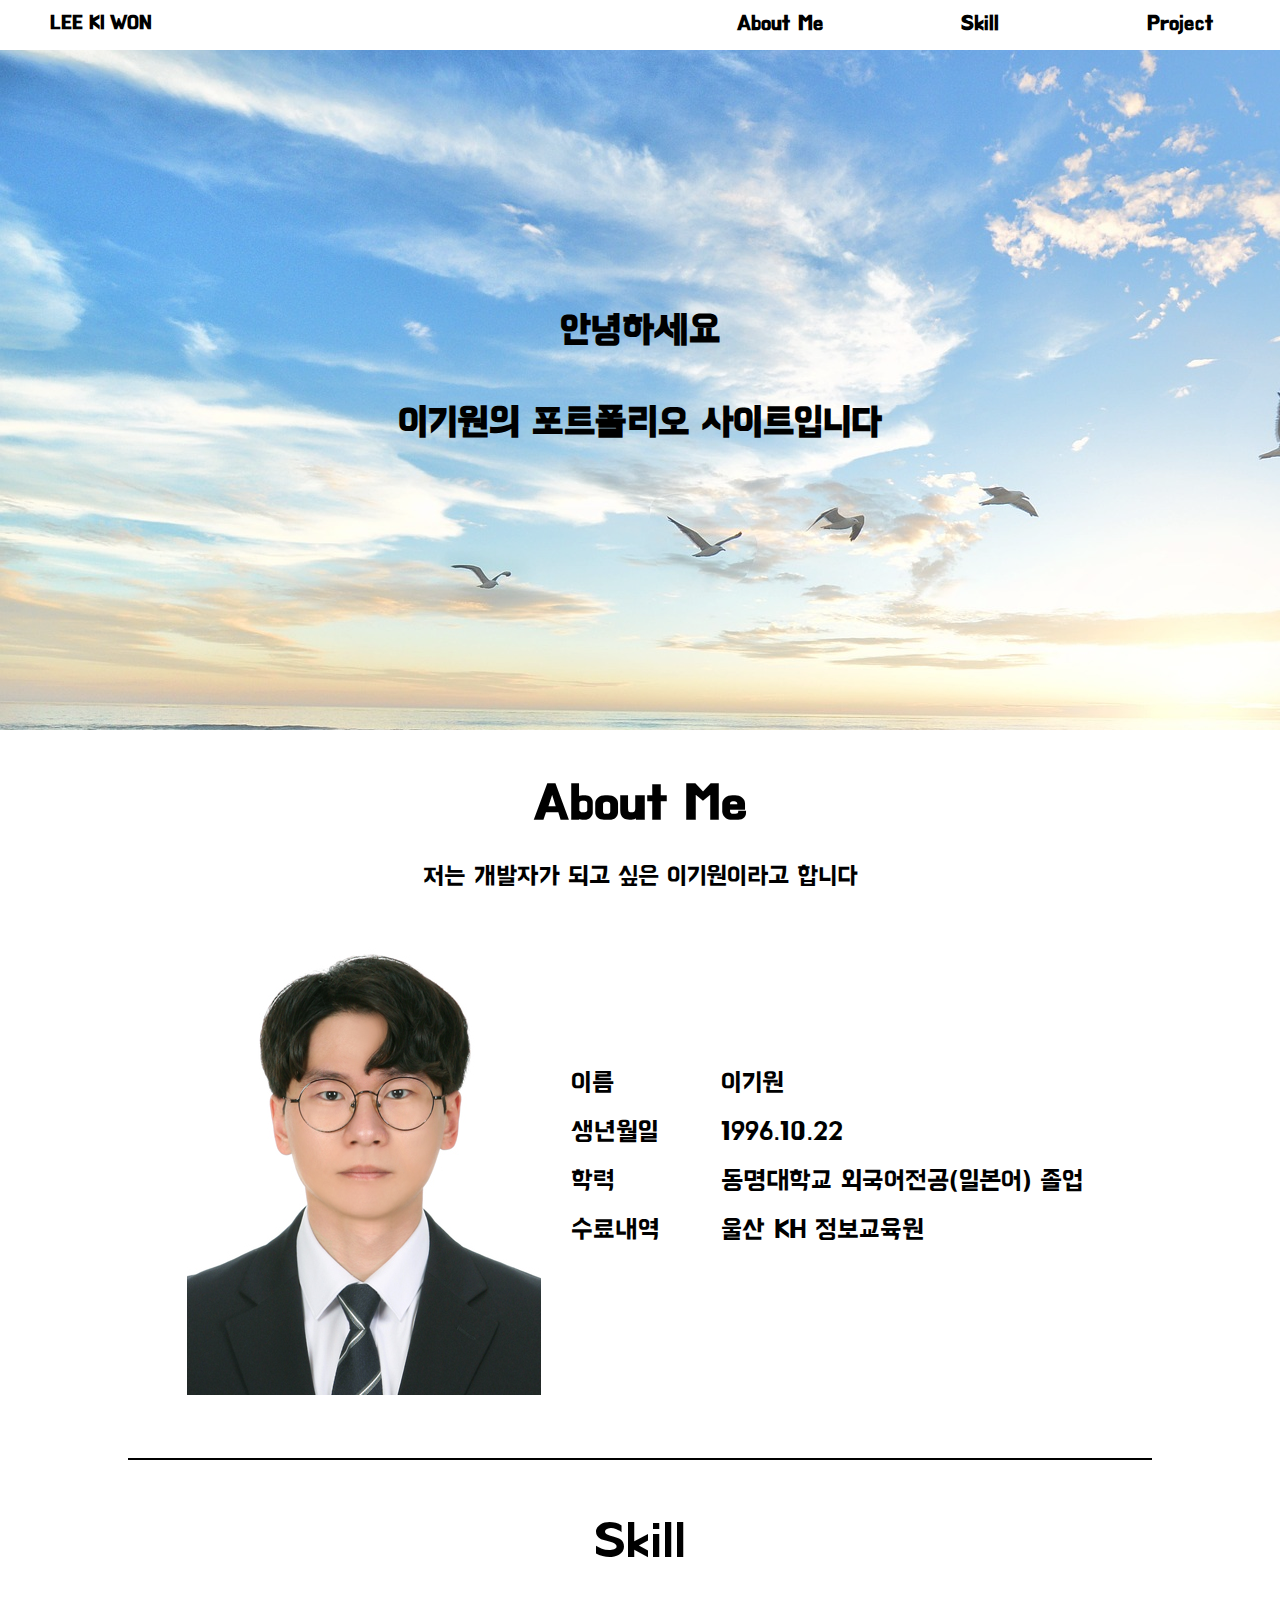
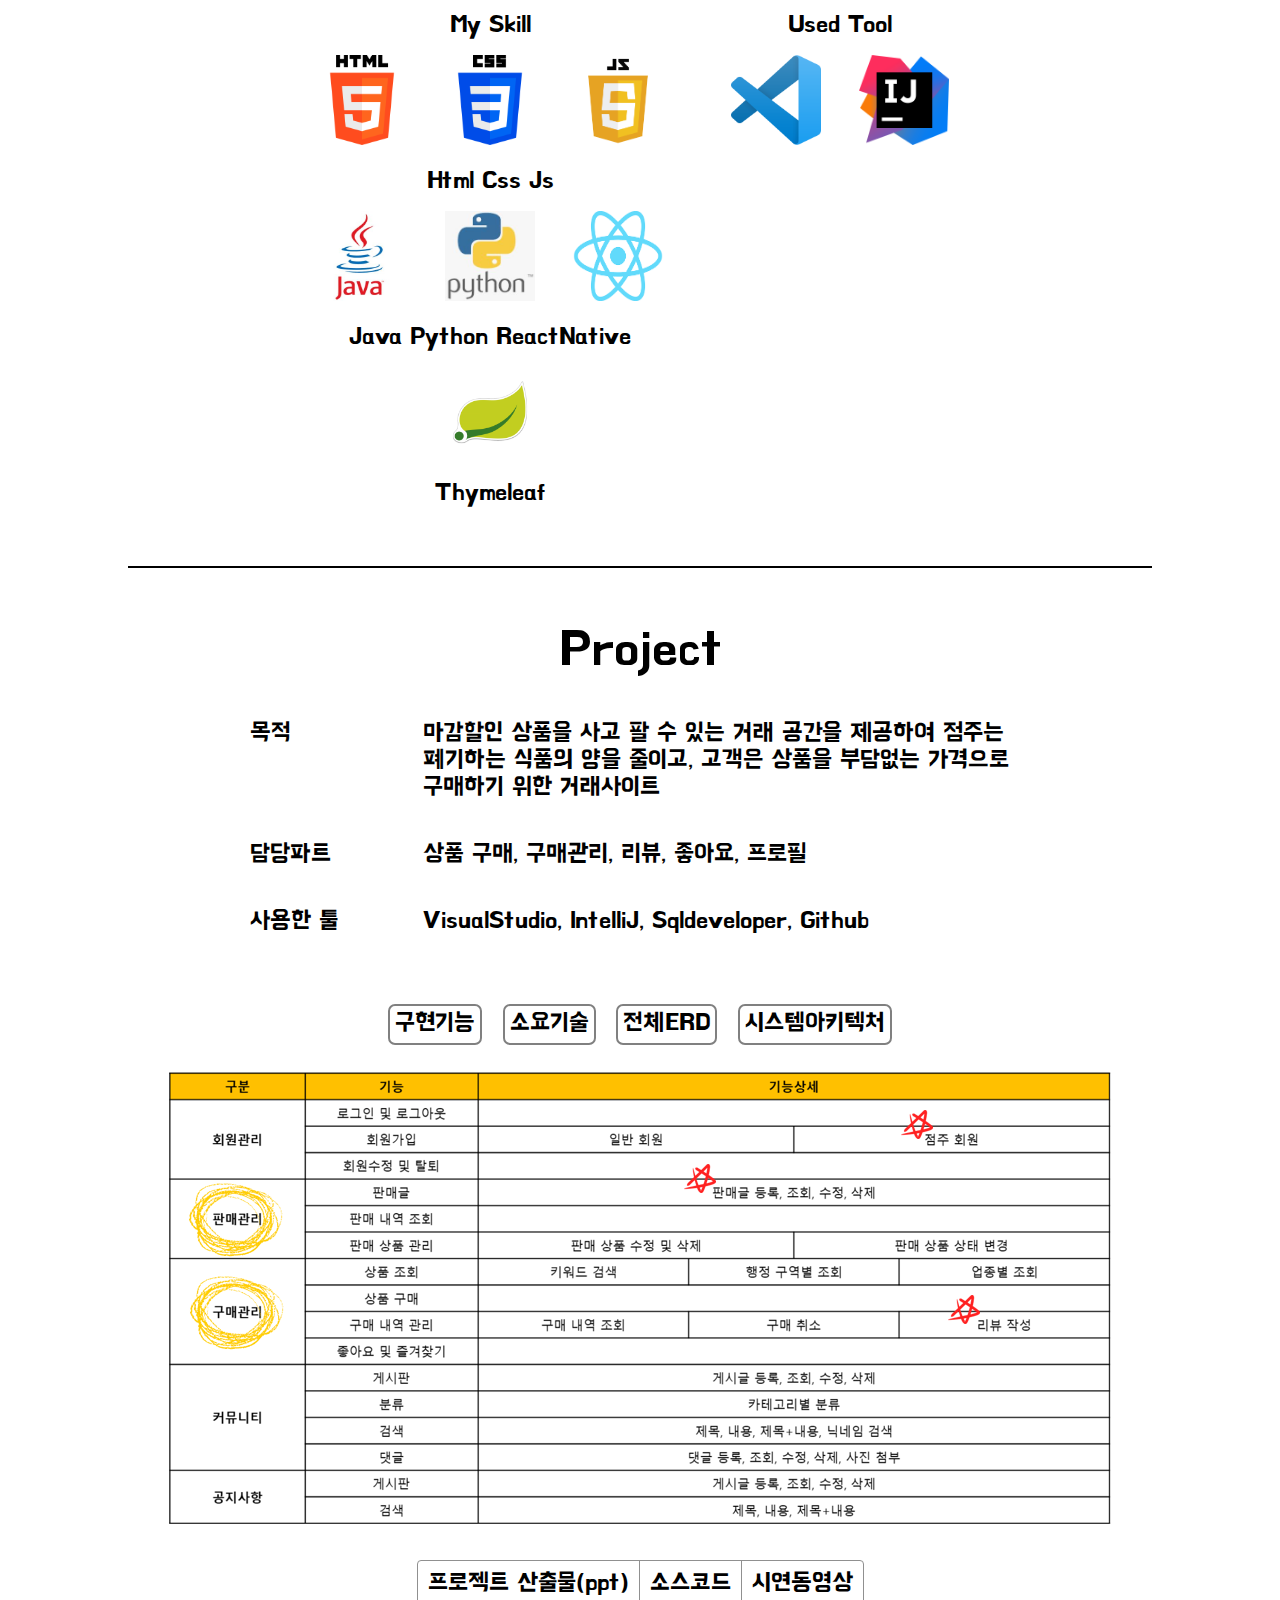
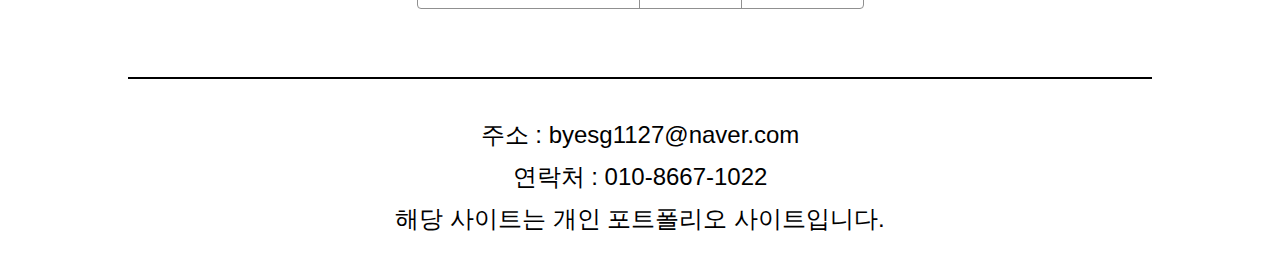
<file: index.html>
<!DOCTYPE html>
<html lang="ko">
<head>
    <meta charset="UTF-8">
    <meta http-equiv="X-UA-Compatible" content="IE=edge">
    <meta name="viewport" content="width=device-width, initial-scale=1.0">
    <link rel="stylesheet" href="/index.css">
    <title>이기원의 포트폴리오</title>
</head>
<body>
    <main>
        <header id="header">
            <span id="myname">LEE KI WON</span>
            <ul class="header_ul">
                <li id="header_aboutMe" class="header_li">About Me</li>
                <li id="header_skill" class="header_li">Skill</li>
                <li id="header_project" class="header_li">Project</li>
            </ul>
        </header>
        <div id="wrapper">
            <div id="main_content">
                <div id="h_comment">
                    <h2>안녕하세요</h2>
                    <h2>이기원의 포트폴리오 사이트입니다</h2>
                </div>
                <div id="about">
                    <div class="aboutTitle">
                        About Me
                    </div>
                    <span class="aboutSubTitle">저는 개발자가 되고 싶은 이기원이라고 합니다</span>
                    <div class="aboutMe">
                        <img class="myImage" src="./outputs/이기원.jpg" alt="">
                        <ul class="ulLeft">
                            <li>이름</li>
                            <li>생년월일</li>
                            <li>학력</li>
                            <li>수료내역</li>
                        </ul>
                        <ul class="ulRight">
                            <li>이기원</li>
                            <li>1996.10.22</li>
                            <li>동명대학교 외국어전공(일본어) 졸업</li>
                            <li>울산 KH 정보교육원
                            </ul>
                        </div>
                    </div>
                    <hr class="line">
                
                <div id="main_skill">
                    <div id="main_title">Skill</div>
                    <div class="skills">
                        <div class="my_skill">
                            <div>My Skill</div>
                            <div class="skill_content">
                                <img class="skillImg" src="./outputs/html.png" alt="">
                                <img class="skillImg" src="./outputs/css.png" alt="">
                                <img class="skillImg" src="./outputs/js.png" alt="">
                                <div>Html Css Js</div>
                                <img class="skillImg" src="./outputs/java.jpg" alt="">
                                <img class="skillImg" src="./outputs/python.jpg" alt="">
                                <img class="skillImg" src="./outputs/react3.png" alt="">
                                <div>Java Python ReactNative</div>
                                <img class="skillImg" src="./outputs/thymeleaf.png" alt="">
                                <div>Thymeleaf</div>
                            </div>
                        </div>
                        <div class="usedTool">
                            <div>Used Tool</div>
                            <img class="toolImg" src="./outputs/vsc.png" alt="">
                            <img class="toolImg" src="./outputs/intellij.png" alt="">
                        </div>
                    </div>
                </div>
                <hr class="line">
                <div id="main_project">
                    <div id="project_title">Project</div>
                    <div class="project_introduce">
                        <div class="introduce_title">목적</div>
                        <div class="introduce_content">마감할인 상품을 사고 팔 수 있는 거래 공간을 제공하여 점주는 폐기하는 식품의 양을 줄이고, 고객은 상품을 부담없는 가격으로 구매하기 위한 거래사이트</div>
                    </div>
                    <div class="project_introduce">
                        <div class="introduce_title">담당파트</div>
                        <div class="introduce_content">상품 구매, 구매관리, 리뷰, 좋아요, 프로필</div>
                    </div>
                    <div class="project_introduce">
                        <div class="introduce_title">사용한 툴</div>
                        <div class="introduce_content">VisualStudio, IntelliJ, Sqldeveloper, Github</div>
                    </div>
                    <div id="projectBtn">
                        <div id="func" class="btn">구현기능</div>
                        <div id="tech" class="btn">소요기술</div>
                        <div id="erd" class="btn">전체ERD</div>
                        <div id="arch" class="btn">시스템아키텍처</div>
                    </div>
                    <div id="projectImgContent">
                        <img id="func_img" src="./outputs/구현 기능.png" alt="프로젝트 사진">
                        <img id="tech_img" class="project_img" src="./outputs/소요기술.png" alt="프로젝트 사진">
                        <img id="erd_img"   class="project_img" src="./outputs/전체테이블.png" alt="프로젝트 사진">
                        <img id="arch_img"   class="project_img" src="./outputs/시스템 아키텍처.png" alt="프로젝트 사진">
                    </div>
                    <ul class="main_ul">
                        <li class="main_li"><a href="/outputs/GREAT.pptx">프로젝트 산출물(ppt)</a></li>
                        <li class="main_li"><a href="https://github.com/leekione/great.git">소스코드</a></li>
                        <li class="main_li"><a href="https://www.youtube.com/watch?v=PFDcnkVL-DI">시연동영상</a></li>
                    </ul>
                </div>
                <hr class="line">
        </div>
        <footer id="footer" class="footer">
            <div>주소 : byesg1127@naver.com</div>
            <div>연락처 : 010-8667-1022</div>
            <div>해당 사이트는 개인 포트폴리오 사이트입니다.</div> 
        </footer>
    </div>
    </main>
    <script>
        header_aboutMe.addEventListener('click',e=>{
            about.scrollIntoView({behavior:"smooth", block:"start", inline:"start"});
        })

        header_project.addEventListener('click',e=>{
            main_project.scrollIntoView({behavior:"smooth",  block:"start", inline:"start"});
        })

        header_skill.addEventListener('click',e=>{
            main_skill.scrollIntoView({behavior:"smooth",  block:"start", inline:"start"});
        })

        const $func_img = document.getElementById('func_img')
        const $tech_img = document.getElementById('tech_img')
        const $erd_img = document.getElementById('erd_img')
        const $arch_img = document.getElementById('arch_img')

        func.addEventListener('click',e=> {
            $func_img.classList.remove('project_img')
            $tech_img.classList.add('project_img')
            $erd_img.classList.add('project_img')
            $arch_img.classList.add('project_img')
        })

        tech.addEventListener('click',e=> {
            $func_img.classList.add('project_img')
            $tech_img.classList.remove('project_img')
            $erd_img.classList.add('project_img')
            $arch_img.classList.add('project_img')
        })

        erd.addEventListener('click',e=> {
            $func_img.classList.add('project_img')
            $tech_img.classList.add('project_img')
            $erd_img.classList.remove('project_img')
            $arch_img.classList.add('project_img')
        })

        arch.addEventListener('click',e=> {
            $func_img.classList.add('project_img')
            $tech_img.classList.add('project_img')
            $erd_img.classList.add('project_img')
            $arch_img.classList.remove('project_img')
        })

    </script>
</body>
</html>
</file>
<file: index.css>
@charset "utf-8";
@font-face {
    font-family: 'baemin';
    src: url('./outputs/BMHANNAPro.ttf')format('truetype');
}

body, p {
    margin: 0px;
    padding: 0px;
    font-family: "baemin";
}

ul, li {
    list-style: none;
    margin: 0px;
    padding: 0px;
}

h2 {
    text-align: center;
    margin: 15px;
    padding: 10px;
}

a {
    text-decoration: none;
    color: black;
}

main {
    display: flex;
    flex-direction: column;
}

#wrapper {
    height:100%;
}

#myname {
    padding-left: 50px;
    font-weight: bold;
    font-size: 18px;
}

#header {
    display: flex;
    justify-content: space-between;
    align-items: center;
    background-color: white;
    position: fixed;
    width: 100%;
    z-index: 100;

}



#header > .header_ul {
    display: flex;
    justify-content: end;
    align-items: center;
    border: none;
    height: 50px;
    background-color: white;
}

#header > .header_ul > .header_li:hover{
    cursor: pointer;
    background-color: rgb(239, 212, 240);
}

#header > .header_ul > .header_li {
    display: flex;
    width: 200px;
    height: inherit;
    justify-content: center;
    align-items: center;
    padding: 0;
    transition: background 0.5s;
    font-weight: bold;
    font-size: 20px;
}

#main_content {
    display: flex;
    flex-direction: column;
    justify-content: center;
    align-items: center;
    height: 100%;
    width: 100%;
}

#main_content > #h_comment {

    font-size: 25px;
    margin-top: 30px;
    margin-bottom: 20px;
    display: flex;
    flex-direction: column;
    justify-content: center;
    align-items: center;
    height: 700px;
    width: 100%;
    z-index: 1;
    position:relative;
}

#main_content > #h_comment::after {
    height: 100%;
    width: 100%;
    content: " ";
    background : url("./outputs/img_bg.jpg");
    position: absolute;
    top: 0;
    bottom: 0;
    right: 0;
    left: 0;
    z-index: -1;
    opacity: 0.8;
}

#main_content > #about {
    display: flex;
    flex-direction: column;
    align-items: center;
    scroll-margin-top: 70px;
    height: 700px;
    width: 100%;
    z-index: 1;

}

#main_content > #about > .aboutTitle {

    font-size: 50px;
    font-weight: bold;
    margin-top:30px;
}

#main_content > #about > .aboutMe {
    display: flex;
    width: 100%;
    justify-content: center;
    align-items: center;

    font-size: 26px;
    margin-top:30px;
}

#main_content > #about > .aboutMe > .myImage {
    margin-right: 20px;
}

#main_content > #about > .aboutMe > .ulLeft {
    width: 150px;
}

#main_content > #about > .aboutMe > .ulLeft > li,
#main_content > #about > .aboutMe > .ulRight > li {
    padding: 10px;
}

#main_content > #about > .aboutSubTitle {
    padding-top: 30px;
    font-size:25px;
}

#main_content > #main_project {
    display: flex;
    flex-direction: column;
    align-items: center;
    scroll-margin-top: 70px;
    font-size:24px;
    margin: 50px 0;
}

#main_content > #main_project > #project_title {
    font-size: 50px;
    margin-bottom: 20px;
}
#main_content > #main_project > .project_introduce {
    display: flex;
    width: 780px;
    font-size:24px;
    margin: 20px 0;
}
#main_content > #main_project > .project_introduce > .introduce_title {
    width: 200px;
}
#main_content > #main_project > .project_introduce > .introduce_content {
    width: 700px;
}

#main_content > #main_project > #projectBtn {
    display: flex;
    justify-content: space-between;
    width: 500px;
    margin: 50px 0 20px 0;

}

#main_content > #main_project > #projectBtn > .btn {
    padding: 5px;
    outline: 2px solid gray;
    border-radius: 5px;
    cursor: pointer;
}


#main_content > #main_project > #projectImgContent > .project_img{
    display: none;
}

#main_content > #main_skill {
    display: flex;
    flex-direction: column;
    justify-content: center;
    align-items: center;
    scroll-margin-top: 70px;
    font-size: 50px;
    margin: 50px 0;
}

#main_content > #main_skill > #main_title {
    margin-bottom: 40px;
}

#main_content > #main_skill > .skills {
    display: flex;
    justify-content: center;
    text-align: center;
    font-size: 24px;
    width: 1020px;
}

#main_content > #main_skill > .skills > .my_skill > .skill_content {
    width: 400px;
}

#main_content > #main_skill > .skills > .usedTool {
    width: 300px;
}


#main_content > #main_skill > .skills > .my_skill > .skill_content >  .skillImg,
#main_content > #main_skill > .skills > .usedTool > .toolImg {
    height: 90px;
    width: 90px;
    margin: 15px;
}

footer {
    font-family: sans-serif;
    display: flex;
    flex-direction: column;
    justify-content: center;
    align-items: center;
    font-size: 24px;
    height: 180px;
}

footer > div {
    margin: 5px;
}

.main_ul{
    display: flex;
    margin: 10px;
    border: solid 1px #909090;
    border-radius: 4px;
}

.main_li:nth-child(1) {
    border-left: none;
}

.main_li {
    text-align: center;
    padding: 10px;
    border-left: solid 1px #909090;
}

.line {
   background-color: black;
   width: 80%;
   height: 2px;
   border:none;

}
</file>
